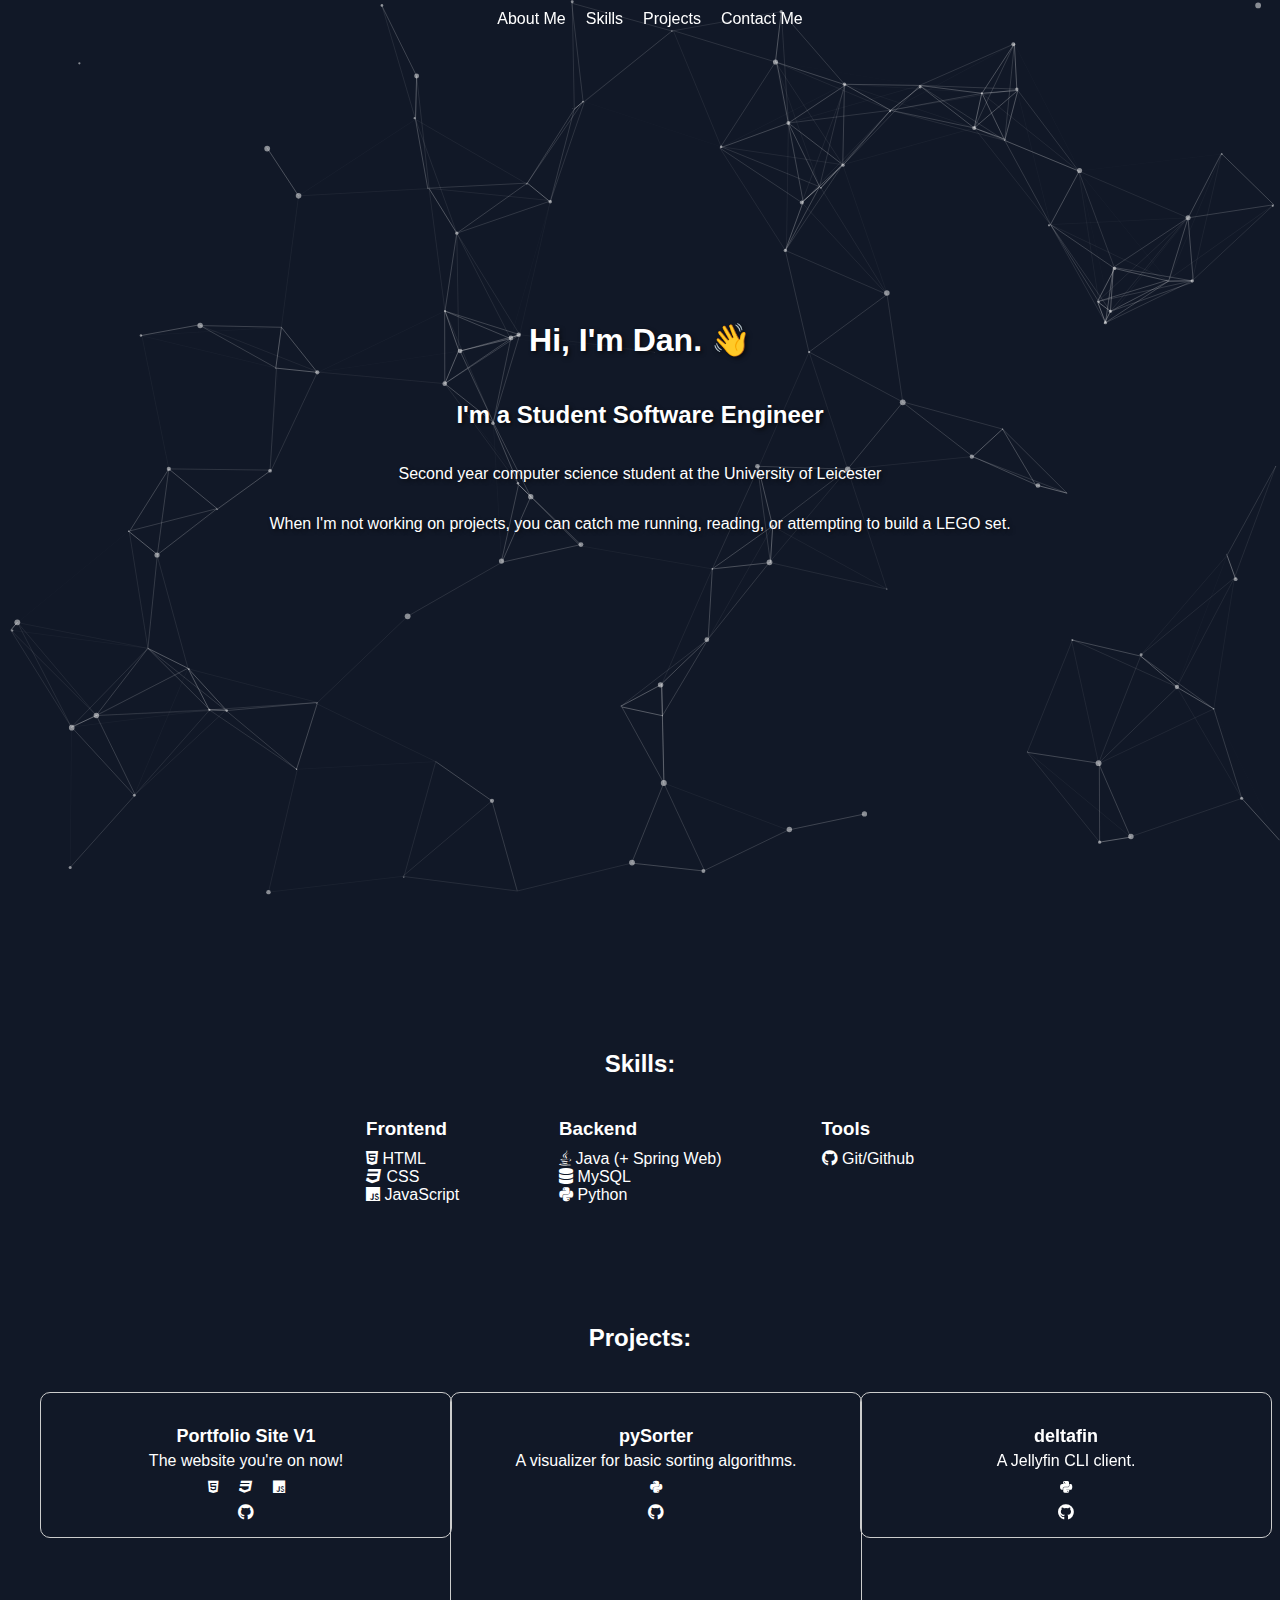
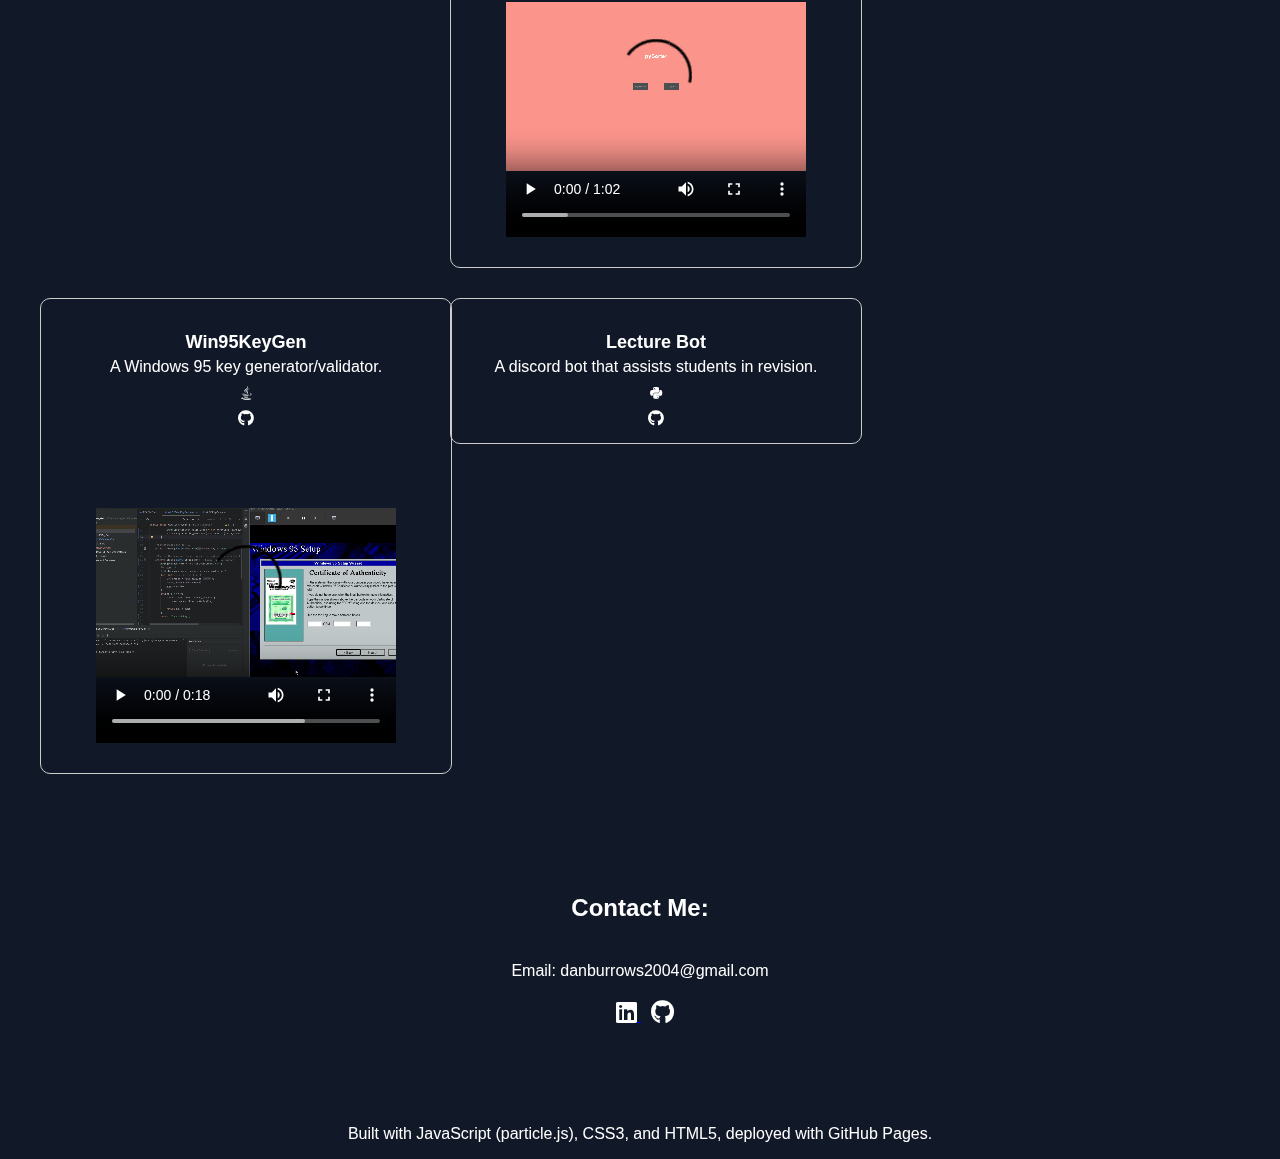
<file: HTML/index.html>
<!DOCTYPE html>
<html lang="en">
<head>
  <meta charset="utf-8">
  <meta name="viewport" content="width=device-width, initial-scale=1" />
  <title>Dan Portfolio</title>
  <link rel="stylesheet" href="https://use.fontawesome.com/releases/v5.8.2/css/all.css">
  <link rel="stylesheet" href="../CSS/styles.css">
  <script src="../JS/particles/particles.js"></script>
  <script src="../JS/main.js"></script>
  <div id="particles-js"></div>
  <div id="welcome-section">
    <h1>Hi, I'm Dan. 👋</h1>
    <h2>I'm a Student Software Engineer</h2>
    <p>Second year computer science student at the University of Leicester</p>
    <p>When I'm not working on projects, you can catch me running, reading, or attempting to build a LEGO set.</p>
  </div>
  <script src="../JS/particles/app.js"></script>
</head>
<body>
<main>
  <nav id="navbar">
    <div class="nav-links">
      <a class="nav-link" href="#welcome-section">About Me</a>
      <a class="nav-link remove" href="#skills-section">Skills</a>
      <a class="nav-link" href="#projects">Projects</a>
      <a class="nav-link" href="#contact-me">Contact Me</a>
    </div>
  </nav>
  <div id="skills-section"></div>
  <h2 class="intro-header">Skills:</h2>
  <div id="skills">
    <div class="category">
      <h3>Frontend</h3>
      <ul>
        <li><i class="fab fa-html5"></i> HTML</li>
        <li><i class="fab fa-css3"></i> CSS</li>
        <li><i class="fab fa-js"></i> JavaScript</li>
      </ul>
    </div>
    <div class="category">
      <h3>Backend</h3>
      <ul>
        <li><i class="fab fa-java"></i> Java (+ Spring Web)</li>
        <li><i class="fas fa-database"></i> MySQL</li>
        <li><i class="fab fa-python"></i> Python</li>
      </ul>
    </div>
    <div class="category">
      <h3>Tools</h3>
      <ul>
        <li><i class="fab fa-github"></i> Git/Github</li>
      </ul>
    </div>
  </div>

  <div id="projects">
    <h2 class="intro-header">Projects:</h2>
    <div class="project-tiles">
      <div class="project-tile">
        <h3>Portfolio Site V1</h3>
        <p>The website you're on now!</p>
        <p class="tags"><i class="fab fa-html5"></i><i class="fab fa-css3"></i><i class="fab fa-js"></i></p>
        <a href="https://github.com/stackneo/pySorter" class="github-link" target="_blank">
          <i class="fab fa-github"></i>
        </a>
      </div>
      <div class="project-tile">
        <h3>pySorter</h3>
        <p>A visualizer for basic sorting algorithms.</p>
        <p class="tags"><i class="fab fa-python"></i></p>
        <a href="https://github.com/stackneo/pySorter" class="github-link" target="_blank">
          <i class="fab fa-github"></i>
        </a>
        <video controls class="video-tile">
          <source src="../Media/pySorter.webm" type="video/mp4">
        </video>
      </div>
      <div class="project-tile">
        <h3>deltafin</h3>
        <p>A Jellyfin CLI client.</p>
        <p class="tags"><i class="fab fa-python"></i></p>
        <a href="https://github.com/stackneo/deltafin" class="github-link" target="_blank">
          <i class="fab fa-github"></i>
        </a>
      </div>
      <div class="project-tile">
        <h3>Win95KeyGen</h3>
        <p>A Windows 95 key generator/validator.</p>
        <p class="tags"><i class="fab fa-java"></i></p>
        <a href="https://github.com/stackneo/Win95KeyGen" class="github-link" target="_blank">
          <i class="fab fa-github"></i>
        </a>
        <video controls class="video-tile">
          <source src="../Media/Win95KeyGen.webm" type="video/mp4">
        </video>
      </div>
      <div class="project-tile">
        <h3>Lecture Bot</h3>
        <p>A discord bot that assists students in revision.</p>
        <p class="tags"><i class="fab fa-python"></i></p>
        <a href="https://github.com/stackneo/Reza-Bot" class="github-link" target="_blank">
          <i class="fab fa-github"></i>
        </a>
      </div>
    </div>
  </div>
  <div id="contact-me">
    <h2 class="intro-header">Contact Me:</h2>
    <form id="query-form">
      <label id="email-label"> Email: danburrows2004@gmail.com
      </label>
      <div class="icon-links">
        <a class="profile-link" target="_blank" href="https://www.linkedin.com/in/dan-comp-sci">
          <i class="fab fa-linkedin"></i>
        </a>
        <a class="profile-link" target="_blank" href="https://github.com/stackneo"><i class="fab fa-github"></i></a>
      </div>
    </form>
  </div>
</main>
<footer>
  <p>Built with JavaScript (particle.js), CSS3, and HTML5, deployed with GitHub Pages.</p>
</footer>
</body>
</html>
</file>
<file: CSS/styles.css>
#navbar {
  top: 0;
  left: 0;
  display: flex;
  align-items: center;
  justify-content: space-between; 
  position: fixed;
  width: 100%;
  padding: 10px 20px;
  box-sizing: border-box;
  overflow: hidden;
}

.nav-links {
  display: flex;
  justify-content: center;
  flex: 1;
}

.nav-links a {
  font-family: "Raleway", sans-serif;
  text-decoration: none;
  margin-left: 20px;
  text-align: center;
  color: white;
}

.icon-links a {
  margin-left: 10px;
}

.icon-links i {
  font-size: 1.5em;
  color: white;
}


body {
  background-color: #111827;
  color: white;
  margin: 0;
  overflow-x: hidden
}

#welcome-section {
  padding-top: 300px;
  position: relative;
  height: 70vh;
  width: 100vw;
  display: flex;
  flex-direction: column;
  align-items: center;
  font-family: "Raleway", sans-serif;
  z-index: 0;
  color: white;
  text-shadow: 2px 2px 4px rgba(0, 0, 0, 0.6);
  background-color: #111827;
}

#skills {
  display: flex;
  flex-wrap: wrap;
  gap: 100px;
  justify-content: center;
  font-family: "Raleway", sans-serif;
}


#skills h3 {
  padding-bottom: 10px;
  margin: 0 auto;
}



#skills ul {
  list-style: none;
  padding: 0;
  margin: 0;
}

.intro-header {
  font-family: "Raleway", sans-serif;
  text-align: center;
  padding: 20px;
  font-size: 24px;
  margin-top: 100px;
}

#projects {
  margin: 20px;
}



.project-tiles {
  display: grid;
  grid-template-columns: repeat(3, 1fr);
  gap: 30px;
  justify-content: center;
  align-items: start;
  max-width: 1200px;
  margin: 0 auto;
}

.project-tile {
  border: 1px solid #ccc;
  border-radius: 10px;
  padding: 15px;
  font-family: "Raleway", sans-serif;
  width: 100%;
  max-width: 400px;
  transition: transform 0.3s ease-in-out;
  text-align: center;
}


.project-tile h3 {
  font-size: 18px;
  margin-bottom: 5px;
  text-align: center;
}

.project-tile p {
  margin: 5px 0;
  text-align: center;
}

.project-tile .tags {
  display: flex;
  gap: 10px;
  font-size: 14px;
  justify-content: center;
}

.project-tile .tags i {
  padding: 5px;
}

.github-link {
  text-decoration: none;
  color: white;
  justify-content: center;
  margin-top: 10px;
  padding: 5px;
}

footer {
   font-family: "Raleway", sans-serif;
  text-align: center;
}

form {
  display: flex;
  align-content: center;
  align-items: center;
    flex-direction: column;
    gap: 20px;
    font-family: "Raleway", sans-serif;
    margin-bottom: 100px;
}

.video-tile {
  display: flex;
  justify-content: center;
  align-items: center;
  margin: 0 auto;
  padding: 15px;
  height: 300px;
  width: 300px;
  border: none;
}


#particles-js {
  position: absolute;
  top: 0;
  left: 0;
  width: 100vw;
  height: 100%;
  z-index: 1;
  overflow: hidden;
  pointer-events: none;
}

@media (max-width: 490px) {
  .remove {
    display: none;
  }
}

@media (max-width: 1024px) {
  .project-tiles {
    grid-template-columns: repeat(2, 1fr);
  }
}

/* Stack vertically on smaller screens */
@media (max-width: 768px) {
  .project-tiles {
    grid-template-columns: repeat(1, 1fr);
  }
}
</file>
